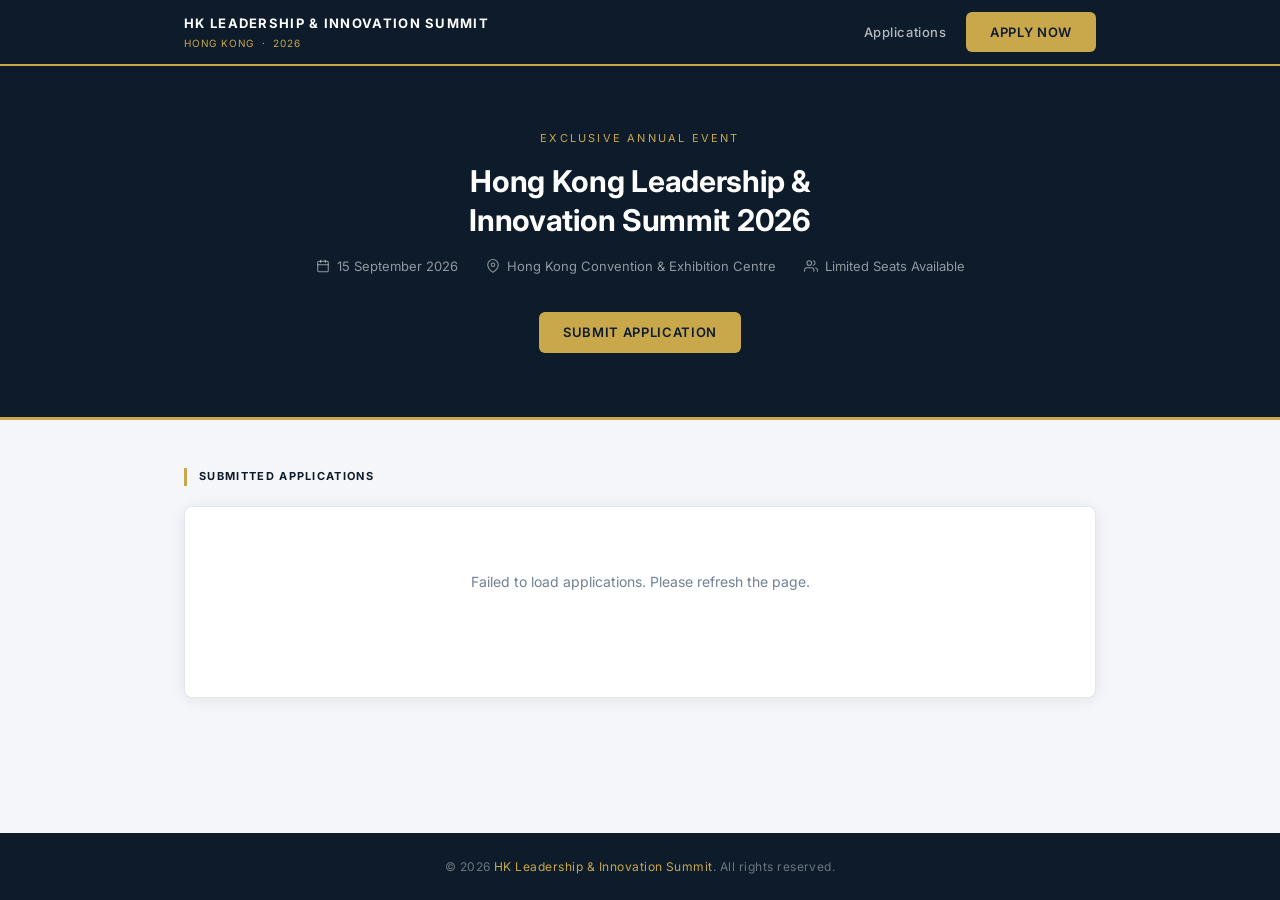
<file: frontend/index.html>
<!DOCTYPE html>
<html lang="en">
<head>
  <meta charset="UTF-8">
  <meta name="viewport" content="width=device-width, initial-scale=1.0">
  <title>Applications — HKLIS 2026</title>
  <link rel="preconnect" href="https://fonts.googleapis.com">
  <link rel="preconnect" href="https://fonts.gstatic.com" crossorigin>
  <link href="https://fonts.googleapis.com/css2?family=Inter:wght@400;500;600;700&display=swap" rel="stylesheet">
  <link rel="stylesheet" href="css/style.css">
</head>
<body>

  <header class="site-header">
    <div class="header-inner">
      <div class="logo">
        <span class="logo-title">HK Leadership &amp; Innovation Summit</span>
        <span class="logo-sub">Hong Kong &nbsp;·&nbsp; 2026</span>
      </div>
      <nav class="header-nav">
        <a href="index.html" class="nav-link">Applications</a>
        <a href="apply.html" class="btn btn-primary">Apply Now</a>
      </nav>
    </div>
  </header>

  <main>

    <!-- Hero -->
    <section class="hero">
      <div class="container">
        <p class="hero-eyebrow">Exclusive Annual Event</p>
        <h1>Hong Kong Leadership &amp;<br>Innovation Summit 2026</h1>
        <div class="hero-meta">
          <span class="hero-meta-item">
            <svg width="14" height="14" viewBox="0 0 24 24" fill="none" stroke="currentColor" stroke-width="1.8" stroke-linecap="round" stroke-linejoin="round">
              <rect x="3" y="4" width="18" height="18" rx="2"/><line x1="16" y1="2" x2="16" y2="6"/><line x1="8" y1="2" x2="8" y2="6"/><line x1="3" y1="10" x2="21" y2="10"/>
            </svg>
            15 September 2026
          </span>
          <span class="hero-meta-item">
            <svg width="14" height="14" viewBox="0 0 24 24" fill="none" stroke="currentColor" stroke-width="1.8" stroke-linecap="round" stroke-linejoin="round">
              <path d="M21 10c0 7-9 13-9 13s-9-6-9-13a9 9 0 0118 0z"/><circle cx="12" cy="10" r="3"/>
            </svg>
            Hong Kong Convention &amp; Exhibition Centre
          </span>
          <span class="hero-meta-item">
            <svg width="14" height="14" viewBox="0 0 24 24" fill="none" stroke="currentColor" stroke-width="1.8" stroke-linecap="round" stroke-linejoin="round">
              <path d="M17 21v-2a4 4 0 00-4-4H5a4 4 0 00-4 4v2"/><circle cx="9" cy="7" r="4"/>
              <path d="M23 21v-2a4 4 0 00-3-3.87M16 3.13a4 4 0 010 7.75"/>
            </svg>
            Limited Seats Available
          </span>
        </div>
        <a href="apply.html" class="btn btn-primary">Submit Application</a>
      </div>
    </section>

    <!-- Applications Table -->
    <section class="section">
      <div class="container">
        <div class="section-header">
          <h2 class="section-title">Submitted Applications</h2>
        </div>

        <div class="card">
          <div class="table-wrap">
            <div id="table-state" class="table-state">
              <div class="spinner"></div>
              Loading applications…
            </div>
            <table id="applications-table" style="display:none">
              <thead>
                <tr>
                  <th>#</th>
                  <th>Full Name</th>
                  <th>Email</th>
                  <th>Session</th>
                  <th>Industry</th>
                  <th>Submitted</th>
                </tr>
              </thead>
              <tbody id="table-body"></tbody>
            </table>
          </div>
          <div id="pagination" class="pagination"></div>
        </div>

      </div>
    </section>

  </main>

  <footer class="site-footer">
    &copy; 2026 <span>HK Leadership &amp; Innovation Summit</span>. All rights reserved.
  </footer>

  <script src="js/api.js"></script>
  <script src="js/index.js"></script>
</body>
</html>
</file>
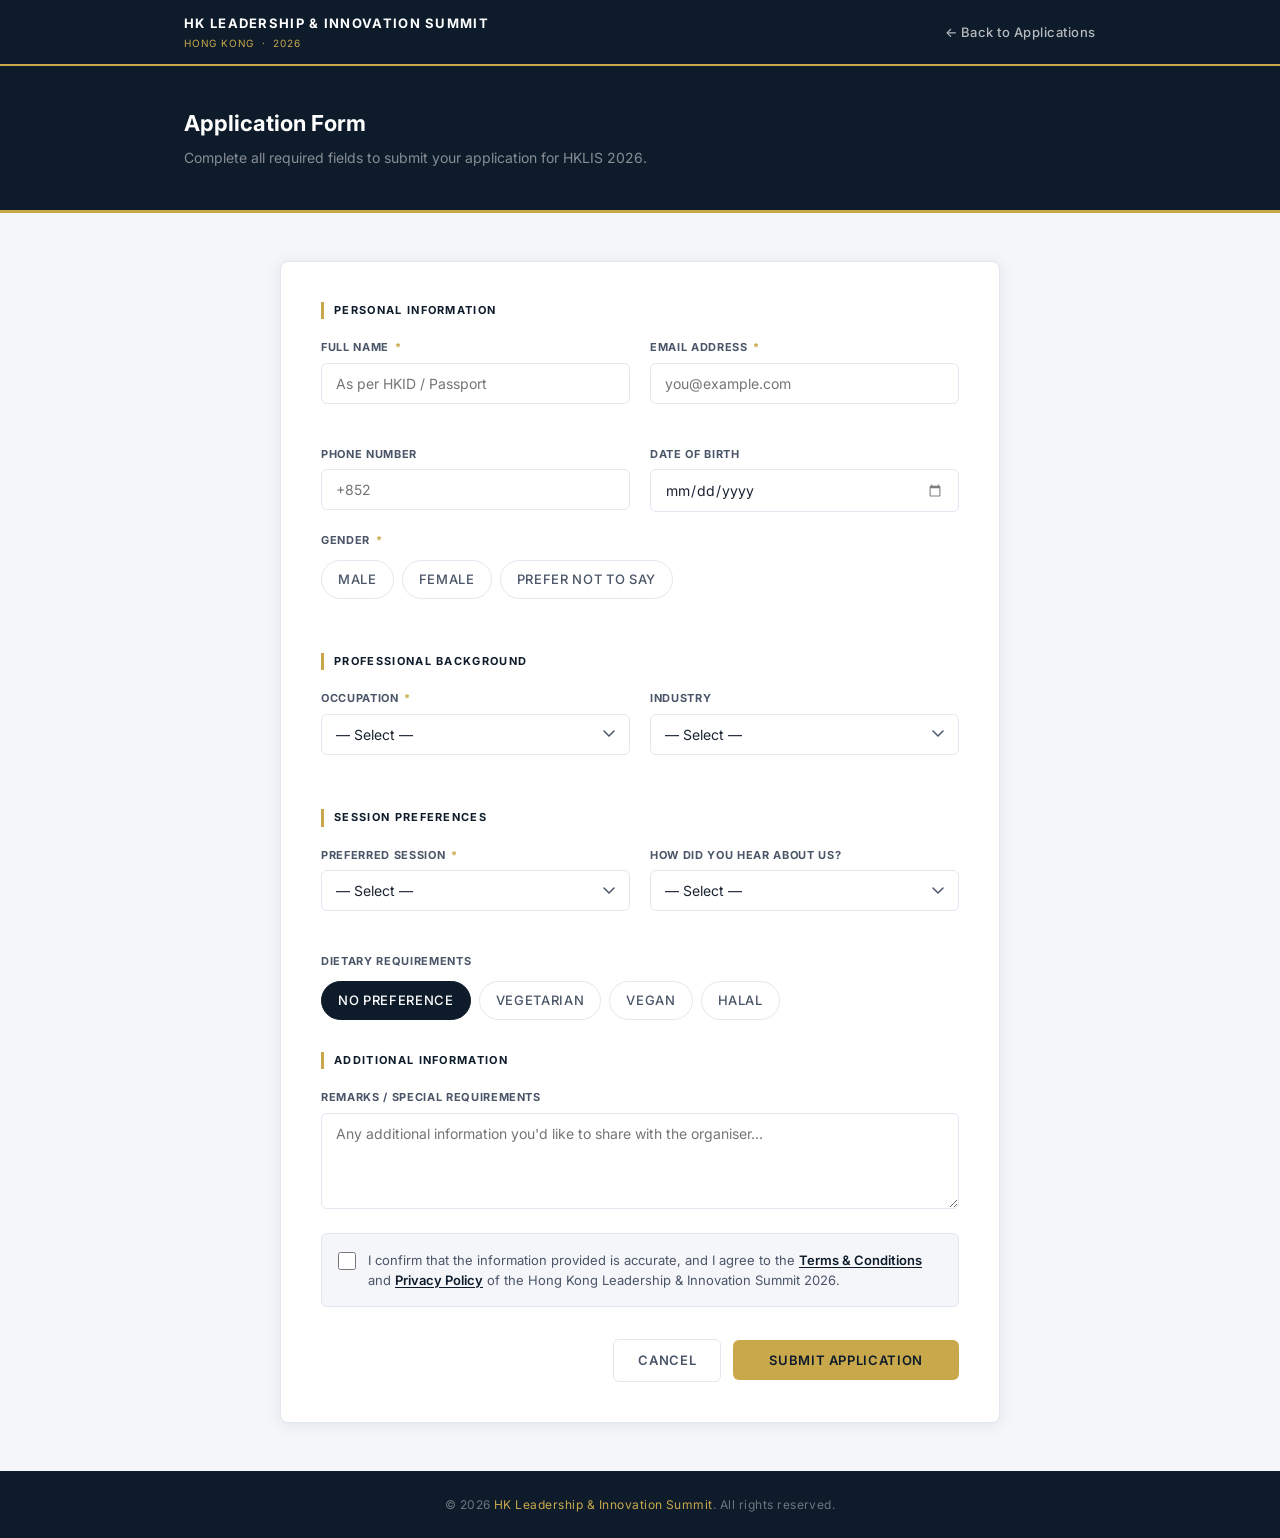
<file: frontend/apply.html>
<!DOCTYPE html>
<html lang="en">
<head>
  <meta charset="UTF-8">
  <meta name="viewport" content="width=device-width, initial-scale=1.0">
  <title>Apply — HKLIS 2026</title>
  <link rel="preconnect" href="https://fonts.googleapis.com">
  <link rel="preconnect" href="https://fonts.gstatic.com" crossorigin>
  <link href="https://fonts.googleapis.com/css2?family=Inter:wght@400;500;600;700&display=swap" rel="stylesheet">
  <link rel="stylesheet" href="css/style.css">
</head>
<body>

  <header class="site-header">
    <div class="header-inner">
      <div class="logo">
        <span class="logo-title">HK Leadership &amp; Innovation Summit</span>
        <span class="logo-sub">Hong Kong &nbsp;·&nbsp; 2026</span>
      </div>
      <nav class="header-nav">
        <a href="index.html" class="nav-link">← Back to Applications</a>
      </nav>
    </div>
  </header>

  <main>

    <div class="page-header">
      <div class="container">
        <h1>Application Form</h1>
        <p>Complete all required fields to submit your application for HKLIS 2026.</p>
      </div>
    </div>

    <section class="form-section">
      <div class="container">
        <div class="form-card card">

          <div id="alert-success" class="alert alert-success">
            ✓&nbsp; Your application has been submitted successfully. Redirecting…
          </div>
          <div id="alert-error" class="alert alert-error">
            ✕&nbsp; <span id="alert-error-msg">Failed to submit application. Please try again.</span>
          </div>

          <form id="apply-form" novalidate>

            <!-- ── Personal Information ── -->
            <p class="form-group-header">Personal Information</p>

            <div class="form-grid">
              <div class="form-field">
                <label for="fullName">Full Name <span class="required">*</span></label>
                <input type="text" id="fullName" name="fullName" placeholder="As per HKID / Passport" autocomplete="name" required>
                <span class="field-error" id="fullName-error"></span>
              </div>
              <div class="form-field">
                <label for="email">Email Address <span class="required">*</span></label>
                <input type="email" id="email" name="email" placeholder="you@example.com" autocomplete="email" required>
                <span class="field-error" id="email-error"></span>
              </div>
              <div class="form-field">
                <label for="phone">Phone Number</label>
                <input type="tel" id="phone" name="phone" placeholder="+852 " autocomplete="tel">
              </div>
              <div class="form-field">
                <label for="dateOfBirth">Date of Birth</label>
                <input type="date" id="dateOfBirth" name="dateOfBirth">
              </div>
            </div>

            <div class="form-field" style="margin-bottom:20px">
              <label>Gender <span class="required">*</span></label>
              <div class="radio-group">
                <label class="radio-option">
                  <input type="radio" name="gender" value="Male">
                  <span class="radio-label">Male</span>
                </label>
                <label class="radio-option">
                  <input type="radio" name="gender" value="Female">
                  <span class="radio-label">Female</span>
                </label>
                <label class="radio-option">
                  <input type="radio" name="gender" value="Prefer not to say">
                  <span class="radio-label">Prefer not to say</span>
                </label>
              </div>
              <span class="field-error" id="gender-error"></span>
            </div>

            <!-- ── Professional Background ── -->
            <p class="form-group-header">Professional Background</p>

            <div class="form-grid">
              <div class="form-field">
                <label for="occupation">Occupation <span class="required">*</span></label>
                <select id="occupation" name="occupation" required>
                  <option value="">— Select —</option>
                  <option value="Student">Student</option>
                  <option value="Working Professional">Working Professional</option>
                  <option value="Academic">Academic / Researcher</option>
                  <option value="Entrepreneur">Entrepreneur</option>
                  <option value="Other">Other</option>
                </select>
                <span class="field-error" id="occupation-error"></span>
              </div>
              <div class="form-field">
                <label for="industry">Industry</label>
                <select id="industry" name="industry">
                  <option value="">— Select —</option>
                  <option value="Finance">Finance &amp; Banking</option>
                  <option value="Technology">Technology</option>
                  <option value="Healthcare">Healthcare</option>
                  <option value="Education">Education</option>
                  <option value="Legal">Legal &amp; Compliance</option>
                  <option value="Real Estate">Real Estate</option>
                  <option value="Government">Government &amp; Public Sector</option>
                  <option value="Other">Other</option>
                </select>
              </div>
            </div>

            <!-- ── Session Preferences ── -->
            <p class="form-group-header">Session Preferences</p>

            <div class="form-grid">
              <div class="form-field">
                <label for="seminarSession">Preferred Session <span class="required">*</span></label>
                <select id="seminarSession" name="seminarSession" required>
                  <option value="">— Select —</option>
                  <option value="Morning Session">Morning Session (09:00 – 12:30)</option>
                  <option value="Afternoon Session">Afternoon Session (14:00 – 17:30)</option>
                  <option value="Evening Session">Evening Session (19:00 – 21:30)</option>
                </select>
                <span class="field-error" id="seminarSession-error"></span>
              </div>
              <div class="form-field">
                <label for="source">How did you hear about us?</label>
                <select id="source" name="source">
                  <option value="">— Select —</option>
                  <option value="LinkedIn">LinkedIn</option>
                  <option value="Email">Email Newsletter</option>
                  <option value="Referral">Referral</option>
                  <option value="Social Media">Social Media</option>
                  <option value="Other">Other</option>
                </select>
              </div>
            </div>

            <div class="form-field" style="margin-bottom:20px">
              <label>Dietary Requirements</label>
              <div class="radio-group">
                <label class="radio-option">
                  <input type="radio" name="dietaryRequirement" value="No Preference" checked>
                  <span class="radio-label">No Preference</span>
                </label>
                <label class="radio-option">
                  <input type="radio" name="dietaryRequirement" value="Vegetarian">
                  <span class="radio-label">Vegetarian</span>
                </label>
                <label class="radio-option">
                  <input type="radio" name="dietaryRequirement" value="Vegan">
                  <span class="radio-label">Vegan</span>
                </label>
                <label class="radio-option">
                  <input type="radio" name="dietaryRequirement" value="Halal">
                  <span class="radio-label">Halal</span>
                </label>
              </div>
            </div>

            <!-- ── Additional Information ── -->
            <p class="form-group-header">Additional Information</p>

            <div class="form-field" style="margin-bottom:24px">
              <label for="remarks">Remarks / Special Requirements</label>
              <textarea id="remarks" name="remarks" placeholder="Any additional information you'd like to share with the organiser…"></textarea>
            </div>

            <div class="checkbox-field" style="margin-bottom:8px">
              <input type="checkbox" id="agreedToTerms" name="agreedToTerms">
              <label for="agreedToTerms">
                I confirm that the information provided is accurate, and I agree to the
                <a href="#">Terms &amp; Conditions</a> and <a href="#">Privacy Policy</a>
                of the Hong Kong Leadership &amp; Innovation Summit 2026.
              </label>
            </div>
            <span class="field-error" id="terms-error"></span>

            <div class="form-actions">
              <a href="index.html" class="btn btn-ghost">Cancel</a>
              <button type="submit" id="submit-btn" class="btn btn-primary btn-submit">Submit Application</button>
            </div>

          </form>
        </div>
      </div>
    </section>

  </main>

  <footer class="site-footer">
    &copy; 2026 <span>HK Leadership &amp; Innovation Summit</span>. All rights reserved.
  </footer>

  <script src="js/api.js"></script>
  <script src="js/apply.js"></script>
</body>
</html>
</file>
<file: frontend/css/style.css>
:root {
  --navy: #0D1B2A;
  --navy-light: #1A2E45;
  --gold: #C9A84C;
  --gold-hover: #B8942F;
  --white: #FFFFFF;
  --bg: #F5F6FA;
  --border: #E2E8F0;
  --text: #1A2332;
  --text-muted: #4A5568;
  --text-light: #718096;
  --success: #2D6A4F;
  --error: #C62828;
  --radius: 6px;
  --shadow: 0 2px 16px rgba(13, 27, 42, 0.08);
}

*, *::before, *::after { box-sizing: border-box; margin: 0; padding: 0; }

html { font-size: 16px; scroll-behavior: smooth; }

body {
  font-family: 'Inter', system-ui, -apple-system, sans-serif;
  background: var(--bg);
  color: var(--text);
  line-height: 1.6;
  min-height: 100vh;
  display: flex;
  flex-direction: column;
}

/* ── Header ─────────────────────────────────────────────── */
.site-header {
  background: var(--navy);
  border-bottom: 2px solid var(--gold);
  position: sticky;
  top: 0;
  z-index: 100;
}

.header-inner {
  max-width: 960px;
  margin: 0 auto;
  padding: 0 24px;
  height: 64px;
  display: flex;
  align-items: center;
  justify-content: space-between;
}

.logo { display: flex; flex-direction: column; gap: 1px; }
.logo-title { font-size: 13px; font-weight: 700; letter-spacing: 0.1em; text-transform: uppercase; color: var(--white); }
.logo-sub   { font-size: 10px; letter-spacing: 0.08em; text-transform: uppercase; color: var(--gold); }

.header-nav { display: flex; align-items: center; gap: 20px; }

.nav-link {
  font-size: 13px; font-weight: 500; letter-spacing: 0.04em;
  color: rgba(255,255,255,.7); text-decoration: none;
  transition: color .2s;
}
.nav-link:hover { color: var(--white); }

/* ── Layout ──────────────────────────────────────────────── */
.container { max-width: 960px; margin: 0 auto; padding: 0 24px; width: 100%; }
main { flex: 1; }

/* ── Footer ──────────────────────────────────────────────── */
.site-footer {
  background: var(--navy);
  color: rgba(255,255,255,.4);
  text-align: center;
  padding: 24px;
  font-size: 12px;
  letter-spacing: 0.04em;
  margin-top: auto;
}
.site-footer span { color: var(--gold); }

/* ── Buttons ─────────────────────────────────────────────── */
.btn {
  display: inline-flex; align-items: center; justify-content: center; gap: 6px;
  padding: 10px 24px; border: none; border-radius: var(--radius);
  font-family: inherit; font-size: 13px; font-weight: 600;
  letter-spacing: 0.05em; text-transform: uppercase;
  cursor: pointer; text-decoration: none; transition: background .2s, transform .1s;
}
.btn:active { transform: translateY(1px); }

.btn-primary { background: var(--gold); color: var(--navy); }
.btn-primary:hover { background: var(--gold-hover); }

.btn-outline { background: transparent; color: var(--white); border: 1px solid rgba(255,255,255,.3); }
.btn-outline:hover { border-color: var(--gold); color: var(--gold); }

.btn-ghost { background: transparent; color: var(--text-muted); border: 1px solid var(--border); }
.btn-ghost:hover { border-color: var(--navy); color: var(--navy); }

/* ── Card ────────────────────────────────────────────────── */
.card { background: var(--white); border-radius: 8px; box-shadow: var(--shadow); border: 1px solid var(--border); }

/* ══════════════════════════════════════════════════════════
   INDEX PAGE
══════════════════════════════════════════════════════════ */
.hero {
  background: var(--navy);
  padding: 64px 24px;
  text-align: center;
  border-bottom: 3px solid var(--gold);
}

.hero-eyebrow {
  font-size: 11px; letter-spacing: 0.2em; text-transform: uppercase;
  color: var(--gold); margin-bottom: 14px;
}

.hero h1 {
  font-size: 30px; font-weight: 700; color: var(--white);
  line-height: 1.3; margin-bottom: 16px; letter-spacing: -0.01em;
}

.hero-meta {
  font-size: 13px; color: rgba(255,255,255,.55); margin-bottom: 36px;
  display: flex; align-items: center; justify-content: center;
  gap: 28px; flex-wrap: wrap;
}

.hero-meta-item { display: flex; align-items: center; gap: 7px; }

.section { padding: 48px 24px; }

.section-header { display: flex; align-items: center; justify-content: space-between; margin-bottom: 20px; }

.section-title {
  font-size: 11px; font-weight: 700; letter-spacing: 0.12em; text-transform: uppercase;
  color: var(--navy); border-left: 3px solid var(--gold); padding-left: 12px;
}

/* ── Table ───────────────────────────────────────────────── */
.table-wrap { overflow-x: auto; border-radius: 8px 8px 0 0; }

table { width: 100%; border-collapse: collapse; font-size: 14px; }

thead { background: var(--navy); }

thead th {
  padding: 13px 16px; text-align: left;
  font-size: 11px; font-weight: 600; letter-spacing: 0.1em; text-transform: uppercase;
  color: rgba(255,255,255,.6); white-space: nowrap;
}
thead th:first-child { border-radius: 8px 0 0 0; }
thead th:last-child  { border-radius: 0 8px 0 0; }

tbody tr { border-bottom: 1px solid var(--border); transition: background .12s; }
tbody tr:last-child { border-bottom: none; }
tbody tr:hover { background: #F8F9FC; }

tbody td { padding: 14px 16px; color: var(--text-muted); }
tbody td:first-child { color: var(--text-light); font-size: 12px; font-weight: 600; }
tbody .td-name { font-weight: 600; color: var(--text); }
tbody .td-email { font-size: 13px; }

.badge {
  display: inline-block; padding: 3px 10px; border-radius: 99px;
  font-size: 11px; font-weight: 600; letter-spacing: 0.03em;
}
.badge-session { background: rgba(201,168,76,.12); color: #8A6B1A; }

/* ── Pagination ──────────────────────────────────────────── */
.pagination {
  display: flex; align-items: center; justify-content: center;
  gap: 4px; padding: 20px 0;
}

.page-btn {
  width: 36px; height: 36px;
  display: flex; align-items: center; justify-content: center;
  border: 1px solid var(--border); border-radius: var(--radius);
  background: var(--white); font-size: 13px; font-weight: 500;
  color: var(--text-muted); cursor: pointer; transition: all .15s;
  font-family: inherit;
}
.page-btn:hover:not(:disabled):not(.page-ellipsis) { border-color: var(--navy); color: var(--navy); }
.page-btn.active  { background: var(--navy); border-color: var(--navy); color: var(--white); }
.page-btn:disabled { opacity: .35; cursor: not-allowed; }
.page-btn.page-arrow { width: auto; padding: 0 14px; font-size: 12px; letter-spacing: .04em; }
.page-btn.page-ellipsis { border: none; cursor: default; color: var(--text-light); }

/* ── Table states ────────────────────────────────────────── */
.table-state { padding: 64px 0; text-align: center; color: var(--text-light); font-size: 14px; }
.spinner {
  width: 24px; height: 24px; border: 2px solid var(--border);
  border-top-color: var(--navy); border-radius: 50%;
  animation: spin .6s linear infinite; margin: 0 auto 16px;
}
@keyframes spin { to { transform: rotate(360deg); } }

/* ══════════════════════════════════════════════════════════
   APPLY PAGE
══════════════════════════════════════════════════════════ */
.page-header {
  background: var(--navy);
  padding: 40px 24px;
  border-bottom: 3px solid var(--gold);
}
.page-header h1 { font-size: 22px; font-weight: 700; color: var(--white); margin-bottom: 6px; }
.page-header p  { font-size: 14px; color: rgba(255,255,255,.5); }

.form-section { padding: 48px 24px; }

.form-card { max-width: 720px; margin: 0 auto; padding: 40px; }

.form-group-header {
  font-size: 11px; font-weight: 700; letter-spacing: 0.12em; text-transform: uppercase;
  color: var(--navy); border-left: 3px solid var(--gold); padding-left: 10px;
  margin: 32px 0 20px;
}
.form-group-header:first-of-type { margin-top: 0; }

.form-grid { display: grid; grid-template-columns: 1fr 1fr; gap: 20px; margin-bottom: 20px; }

.form-field { display: flex; flex-direction: column; gap: 6px; }
.form-field.span-2 { grid-column: span 2; }

label {
  font-size: 11px; font-weight: 700; letter-spacing: 0.06em;
  color: var(--text-muted); text-transform: uppercase;
}
label .required { color: var(--gold); margin-left: 2px; }

input[type="text"],
input[type="email"],
input[type="tel"],
input[type="date"],
select,
textarea {
  width: 100%; padding: 11px 14px;
  border: 1.5px solid var(--border); border-radius: var(--radius);
  font-family: inherit; font-size: 14px; color: var(--text); background: var(--white);
  transition: border-color .2s, box-shadow .2s;
  appearance: none; -webkit-appearance: none;
}
input:focus, select:focus, textarea:focus {
  outline: none; border-color: var(--gold);
  box-shadow: 0 0 0 3px rgba(201,168,76,.12);
}
input.error, select.error, textarea.error { border-color: var(--error); }

input::-webkit-calendar-picker-indicator { opacity: .5; cursor: pointer; }

select {
  background-image: url("data:image/svg+xml,%3Csvg xmlns='http://www.w3.org/2000/svg' width='12' height='8' viewBox='0 0 12 8'%3E%3Cpath d='M1 1l5 5 5-5' stroke='%234A5568' stroke-width='1.5' fill='none' stroke-linecap='round'/%3E%3C/svg%3E");
  background-repeat: no-repeat; background-position: right 14px center;
  padding-right: 36px; cursor: pointer;
}

textarea { resize: vertical; min-height: 96px; }

.field-error { font-size: 11px; color: var(--error); min-height: 16px; }

/* ── Radio pills ─────────────────────────────────────────── */
.radio-group { display: flex; flex-wrap: wrap; gap: 8px; margin-top: 4px; }
.radio-option { display: flex; }
.radio-option input[type="radio"] { display: none; }
.radio-label {
  padding: 8px 16px; border: 1.5px solid var(--border); border-radius: 99px;
  font-size: 13px; font-weight: 500; color: var(--text-muted);
  cursor: pointer; transition: all .15s; user-select: none;
}
.radio-label:hover { border-color: var(--navy); color: var(--navy); }
.radio-option input[type="radio"]:checked + .radio-label {
  background: var(--navy); border-color: var(--navy); color: var(--white);
}

/* ── Checkbox ────────────────────────────────────────────── */
.checkbox-field {
  display: flex; align-items: flex-start; gap: 12px;
  padding: 16px; background: var(--bg); border-radius: var(--radius);
  border: 1.5px solid var(--border);
}
.checkbox-field input[type="checkbox"] {
  width: 18px; height: 18px; min-width: 18px; margin-top: 2px;
  accent-color: var(--navy); cursor: pointer;
}
.checkbox-field label {
  font-size: 13px; font-weight: 400; text-transform: none; letter-spacing: 0;
  color: var(--text-muted); line-height: 1.55; cursor: pointer;
}
.checkbox-field label a { color: var(--navy); font-weight: 600; text-underline-offset: 2px; }

/* ── Form actions ────────────────────────────────────────── */
.form-actions {
  margin-top: 32px; display: flex;
  align-items: center; justify-content: flex-end; gap: 12px;
}
.btn-submit { padding: 12px 36px; }

/* ── Alert ───────────────────────────────────────────────── */
.alert {
  padding: 14px 18px; border-radius: var(--radius);
  font-size: 13px; font-weight: 500; margin-bottom: 24px;
  display: none; align-items: center; gap: 10px;
}
.alert.show { display: flex; }
.alert-success { background: rgba(45,106,79,.08); border: 1px solid rgba(45,106,79,.3); color: var(--success); }
.alert-error   { background: rgba(198,40,40,.06); border: 1px solid rgba(198,40,40,.25); color: var(--error); }

/* ── Responsive ──────────────────────────────────────────── */
@media (max-width: 640px) {
  .hero h1 { font-size: 22px; }
  .hero-meta { gap: 14px; }
  .form-card { padding: 24px; }
  .form-grid { grid-template-columns: 1fr; }
  .form-field.span-2 { grid-column: span 1; }
}
</file>
